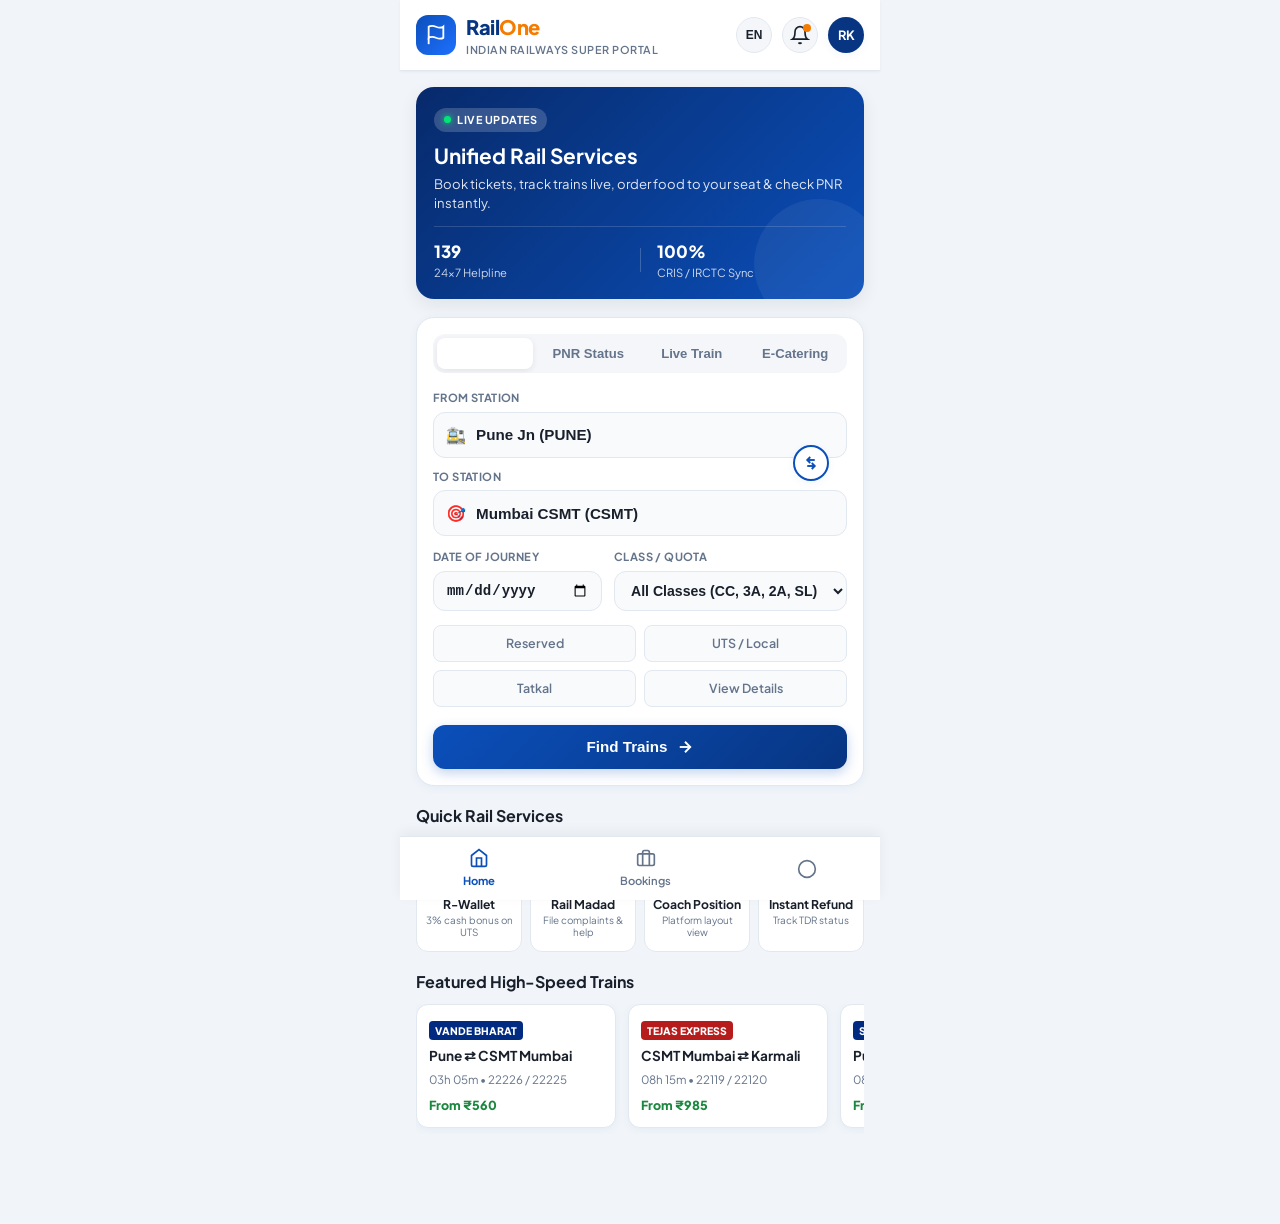
<file: index.html>
<!DOCTYPE html>
<html lang="en">
<head>
  <meta charset="UTF-8">
  <meta name="viewport" content="width=device-width, initial-scale=1.0">
  <title>RailOne - Indian Railways Super Portal</title>
  <link rel="icon" type="image/png" href="imgs/logo.png">

  <link rel="stylesheet" href="style.css">
  <link rel="preconnect" href="https://fonts.googleapis.com">
  <link rel="preconnect" href="https://fonts.gstatic.com" crossorigin>
  <link href="https://fonts.googleapis.com/css2?family=Plus+Jakarta+Sans:wght@400;500;600;700;800&display=swap" rel="stylesheet">
</head>
<body>


  <style>/* 1. Global Box Sizing */
*, *::before, *::after {
  box-sizing: border-box;
}

body {
  margin: 0;
  padding: 0;
  font-family: 'Plus Jakarta Sans', sans-serif;
  background-color: #f1f5f9;
  display: flex;
  flex-direction: column;
  align-items: center;
}

/* 2. Constrain page width so it stays clean like a native mobile app */
.top-nav,
.app-container,
.bottom-tab-bar {
  width: 100%;
  max-width: 480px; /* Standard phone width */
}

/* 3. Header */
.top-nav {
  position: sticky;
  top: 0;
  background: #ffffff;
  z-index: 100;
  display: flex;
  justify-content: space-between;
  align-items: center;
  padding: 12px 16px;
  box-shadow: 0 1px 3px rgba(0, 0, 0, 0.05);
}

/* 4. App Container: Extra bottom padding so bottom-tab-bar doesn't cover content */
.app-container {
  padding: 16px 16px 90px 16px;
}

/* 5. Service Tabs: Scroll horizontally if screen is small */
.service-tabs {
  display: flex;
  gap: 8px;
  overflow-x: auto;
  white-space: nowrap;
  scrollbar-width: none; /* Hide scrollbar for clean UI */
}
.service-tabs::-webkit-scrollbar {
  display: none;
}

/* 6. Form Row Responsiveness */
.form-row-2 {
  display: grid;
  grid-template-columns: 1fr 1fr;
  gap: 12px;
}

@media (max-width: 380px) {
  .form-row-2 {
    grid-template-columns: 1fr; /* Stacks Date and Class on small phones */
  }
}

/* 7. Radio Pill Options (Reserved, UTS, Tatkal, etc.) */
.booking-types {
  display: grid;
  grid-template-columns: repeat(2, 1fr);
  gap: 8px;
  margin: 14px 0;
}

/* 8. Fixed Bottom Navigation */
.bottom-tab-bar {
  position: fixed;
  bottom: 0;
  left: 50%;
  transform: translateX(-50%);
  background: #ffffff;
  display: flex;
  justify-content: space-around;
  align-items: center;
  padding: 10px 0;
  border-top: 1px solid #e2e8f0;
  z-index: 1000;
}
</style>
  <!-- Top App Bar / Header -->
  <header class="top-nav">
    
    <div class="nav-brand">
      <div class="logo-badge">
        <svg viewBox="0 0 24 24" fill="none" stroke="currentColor" stroke-width="2"><path d="M4 15s1-1 4-1 5 2 8 2 4-1 4-1V3s-1 1-4 1-5-2-8-2-4 1-4 1z"></path><line x1="4" y1="22" x2="4" y2="15"></line></svg>
      </div>


      <div>
        <h1 class="logo-text">Rail<span>One</span></h1>
        <p class="tagline">Indian Railways Super Portal</p>
      </div>
    </div>
    <div class="nav-actions">
      <button class="icon-btn" id="lang-btn" title="Language">EN</button>
      <button class="icon-btn notification-btn" title="Alerts">
        <svg viewBox="0 0 24 24" width="20" height="20" fill="none" stroke="currentColor" stroke-width="2"><path d="M18 8A6 6 0 0 0 6 8c0 7-3 9-3 9h18s-3-2-3-9"></path><path d="M13.73 21a2 2 0 0 1-3.46 0"></path></svg>
        <span class="badge-dot"></span>
      </button>
      <div class="user-avatar" title="Account">RK</div>
    </div>
  </header>

  <main class="app-container">
    
    <!-- Hero / Quick Status Banner -->
    <section class="quick-status-card">
      <div class="status-content">
        <span class="pill-live"><span class="pulse"></span> LIVE UPDATES</span>
        <h2>Unified Rail Services</h2>
        <p>Book tickets, track trains live, order food to your seat & check PNR instantly.</p>
      </div>
      <div class="quick-stats">
        <div class="stat-item">
          <strong>139</strong>
          <span>24x7 Helpline</span>
        </div>
        <div class="stat-divider"></div>
        <div class="stat-item">
          <strong>100%</strong>
          <span>CRIS / IRCTC Sync</span>
        </div>
      </div>
    </section>

    <!-- Main Service Booking Hub -->
    <section class="service-hub">
      <div class="service-tabs">
        <button class="tab-btn active" data-tab="book"><a href="RailOne.html" Ticket></button></a>
        <button class="tab-btn" data-tab="pnr">PNR Status</button>
        <button class="tab-btn" data-tab="live">Live Train</button>
        <button class="tab-btn" data-tab="food">E-Catering</button>
      </div>

      <!-- Tab Content: Book Tickets -->
      <div class="tab-panel active" id="tab-book">
        <form id="train-search-form" onsubmit="event.preventDefault(); handleTrainSearch();">
          <div class="route-box">
            <div class="input-group">
              <label>FROM STATION</label>
              <div class="input-with-icon">
                <span class="field-icon">🚉</span>
                <input type="text" id="from-station" placeholder="e.g. Pune Jn (PUNE)" value="Pune Jn (PUNE)" required>
              </div>
            </div>

            <button type="button" class="swap-btn" id="swap-stations" title="Swap Stations">
              <svg viewBox="0 0 24 24" width="18" height="18" fill="none" stroke="currentColor" stroke-width="2.5"><line x1="7" y1="16" x2="17" y2="16"></line><polyline points="13 20 17 16 13 12"></polyline><line x1="17" y1="8" x2="7" y2="8"></line><polyline points="11 4 7 8 11 12"></polyline></svg>
            </button>

            <div class="input-group">
              <label>TO STATION</label>
              <div class="input-with-icon">
                <span class="field-icon">🎯</span>
                <input type="text" id="to-station" placeholder="e.g. Mumbai CSMT (CSMT)" value="Mumbai CSMT (CSMT)" required>
              </div>
            </div>
          </div>

          <div class="form-row-2">
            <div class="input-group">
              <label>DATE OF JOURNEY</label>
              <input type="date" id="journey-date" required>
            </div>
            <div class="input-group">
              <label>CLASS / QUOTA</label>
              <select id="travel-class">
                <option value="ALL">All Classes (CC, 3A, 2A, SL)</option>
                <option value="EC">Exec. Chair Car (EC)</option>
                <option value="CC">AC Chair Car (CC)</option>
                <option value="3A">AC 3 Tier (3A)</option>
                <option value="2A">AC 2 Tier (2A)</option>
                <option value="SL">Sleeper (SL)</option>
              </select>
            </div>
          </div>

          <div class="booking-types">
           <label class="radio-pill">
  <input type="radio" name="b-type" value="reserved" checked>
  <a href="RailOne.html" style="text-decoration: none; color: inherit; display: inline-block; width: 100%;">
    <span>Reserved</span>
  </a>
</label>

            </label>
            <label class="radio-pill">
              <input type="radio" name="b-type" value="uts">
              <span>UTS / Local</span>
            </label>
            <label class="radio-pill">
              <input type="radio" name="b-type" value="tatkal">
              <span>Tatkal</span>
            </label>
            <label class="radio-pill" onclick="window.location.href='Railone.html'">
              <input type="radio" name="b-type" value="platform">

              <a href="RailOne.html" style="text-decoration: none; color: inherit; display: inline-block; width: 100%;">
    <span>View Details</span>
  </a>
            
            </label>
          </div>

          <button type="submit" class="cta-primary-btn">
            <span>Find Trains</span>
            <svg viewBox="0 0 24 24" width="18" height="18" fill="none" stroke="currentColor" stroke-width="2.5"><line x1="5" y1="12" x2="19" y2="12"></line><polyline points="12 5 19 12 12 19"></polyline></svg>
          </button>
        </form>
      </div>

      <!-- Tab Content: PNR Status -->
      <div class="tab-panel" id="tab-pnr">
        <form onsubmit="event.preventDefault(); handlePNRSearch();">
          <div class="input-group">
            <label>ENTER 10-DIGIT PNR NUMBER</label>
            <div class="input-with-icon">
              <span class="field-icon">🎫</span>
              <input type="tel" id="pnr-number" maxlength="10" placeholder="e.g. 4521890312" required>
            </div>
          </div>
          <p class="field-hint">Passenger Name Record status with coach & berth allocation.</p>
          <button type="submit" class="cta-primary-btn">Check PNR Status</button>
        </form>
      </div>

      <!-- Tab Content: Live Train -->
      <div class="tab-panel" id="tab-live">
        <form onsubmit="event.preventDefault(); handleLiveTrain();">
          <div class="input-group">
            <label>TRAIN NUMBER OR NAME</label>
            <div class="input-with-icon">
              <span class="field-icon">🚆</span>
              <input type="text" id="train-query" placeholder="e.g. 12128 or Intercity Express" required>
            </div>
          </div>
          <p class="field-hint">Real-time GPS running location, platform numbers & delay updates.</p>
          <button type="submit" class="cta-primary-btn">Spot Train</button>
        </form>
      </div>

      <!-- Tab Content: E-Catering -->
      <div class="tab-panel" id="tab-food">
        <form onsubmit="event.preventDefault(); handleFoodOrder();">
          <div class="input-group">
            <label>DELIVER MEAL TO BERTH (PNR / TRAIN)</label>
            <div class="input-with-icon">
              <span class="field-icon">🍱</span>
              <input type="text" id="food-pnr" placeholder="Enter PNR to see approved vendors" required>
            </div>
          </div>
          <p class="field-hint">IRCTC approved hygienic meals delivered directly to your train seat.</p>
          <button type="submit" class="cta-primary-btn">Browse Menus</button>
        </form>
      </div>
    </section>

    <!-- Quick Utilities Grid -->
    <section class="utilities-section">
      <h3 class="section-title">Quick Rail Services</h3>
      <div class="utilities-grid">
        <div class="util-card" onclick="openModal('rwallet')">
          <div class="util-icon green">💳</div>
          <div class="util-title">R-Wallet</div>
          <div class="util-sub">3% cash bonus on UTS</div>
        </div>
        <div class="util-card" onclick="openModal('madad')">
          <div class="util-icon red">🛡️</div>
          <div class="util-title">Rail Madad</div>
          <div class="util-sub">File complaints & help</div>
        </div>
        <div class="util-card" onclick="openModal('coach')">
          <div class="util-icon blue">📍</div>
          <div class="util-title">Coach Position</div>
          <div class="util-sub">Platform layout view</div>
        </div>
        <div class="util-card" onclick="openModal('refund')">
          <div class="util-icon orange">⚡</div>
          <div class="util-title">Instant Refund</div>
          <div class="util-sub">Track TDR status</div>
        </div>
      </div>
    </section>

    <!-- Featured Routes Carousel -->
    <section class="popular-routes">
      <h3 class="section-title">Featured High-Speed Trains</h3>
      <div class="cards-carousel">
        <div class="train-card-mini">
          <div class="train-badge vande">Vande Bharat</div>
          <h4>Pune ⇄ CSMT Mumbai</h4>
          <p class="train-time">03h 05m • 22226 / 22225</p>
          <div class="fare-tag">From ₹560</div>
        </div>
        <div class="train-card-mini">
          <div class="train-badge rajdhani">Tejas Express</div>
          <h4>CSMT Mumbai ⇄ Karmali</h4>
          <p class="train-time">08h 15m • 22119 / 22120</p>
          <div class="fare-tag">From ₹985</div>
        </div>
        <div class="train-card-mini">
          <div class="train-badge vande">Shatabdi Exp</div>
          <h4>Pune ⇄ Secunderabad</h4>
          <p class="train-time">08h 30m • 12025 / 12026</p>
          <div class="fare-tag">From ₹1,120</div>
        </div>
      </div>
    </section>

  </main>

  <!-- Bottom Navigation Bar -->
  <nav class="bottom-tab-bar">
    <a href="#" class="nav-item active" onclick="setActiveNav(this)">
      <svg viewBox="0 0 24 24" fill="none" stroke="currentColor" stroke-width="2"><path d="M3 9l9-7 9 7v11a2 2 0 0 1-2 2H5a2 2 0 0 1-2-2z"></path><polyline points="9 22 9 12 15 12 15 22"></polyline></svg>
      <span>Home</span>
    </a>
    <a href="#" class="nav-item" onclick="setActiveNav(this); switchServiceTab('book')">
      <svg viewBox="0 0 24 24" fill="none" stroke="currentColor" stroke-width="2"><rect x="2" y="7" width="20" height="14" rx="2" ry="2"></rect><path d="M16 21V5a2 2 0 0 0-2-2h-4a2 2 0 0 0-2 2v16"></path></svg>
      <span>Bookings</span>
    </a>
    <a href="#" class="nav-item" onclick="setActiveNav(this); switchServiceTab('live')">
      <svg viewBox="0 0 24 24" fill="none" stroke="currentColor" stroke-width="2"><circle cx="12" cy="12" r="10"></circle><polygon points="16.24
</file>
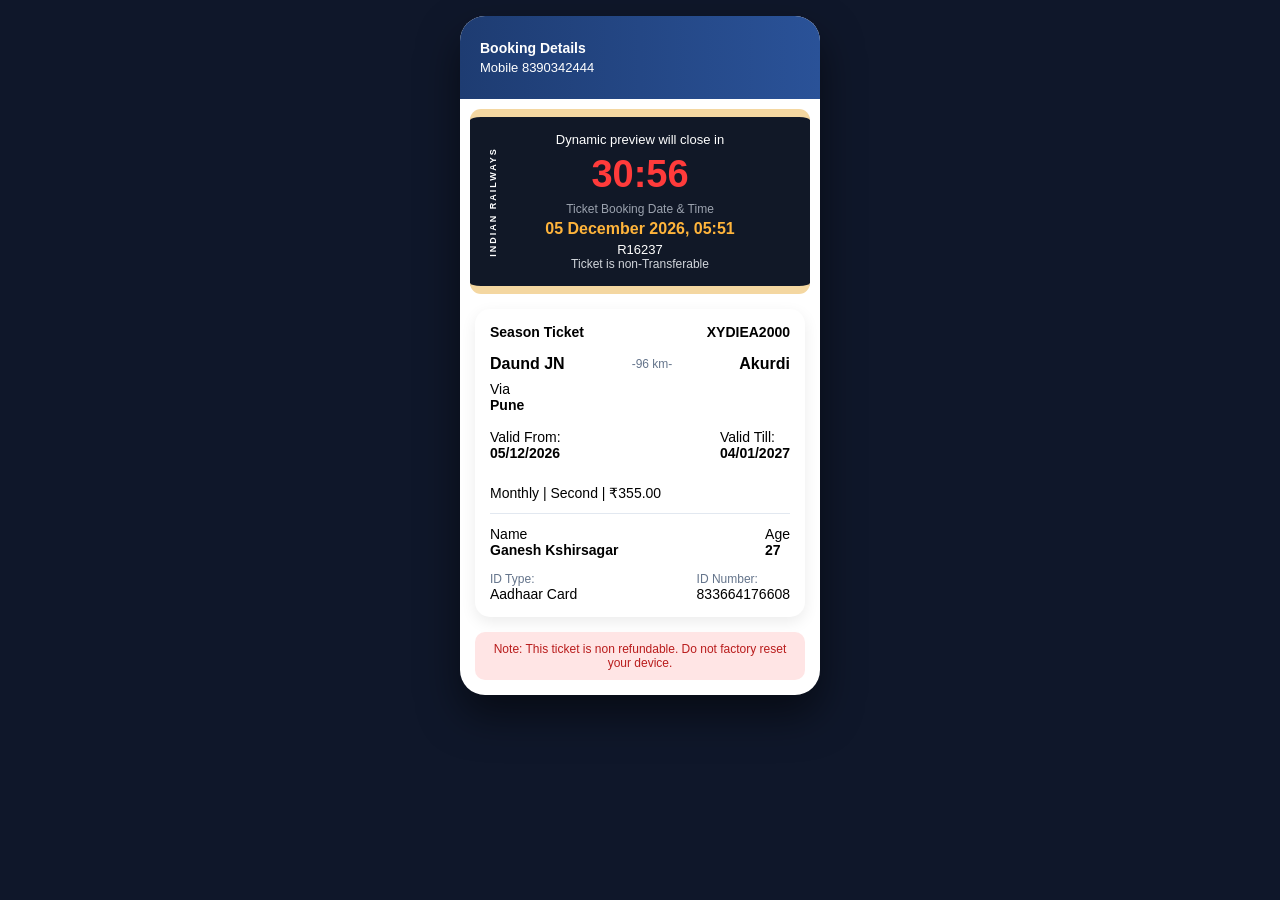
<file: RailOne.html>
<!DOCTYPE html>
<html lang="en">

<head>
    <meta charset="UTF-8">
    <meta name="viewport" content="width=device-width, initial-scale=1.0">
    <title>Ticket Template</title>

    <style>
        * {
            box-sizing: border-box;
        }

        body {
            margin: 0;
            padding: 16px 0;
            font-family: Arial, sans-serif;
            background: #0f172a;
            display: flex;
            justify-content: center;
            align-items: flex-start;
            min-height: 100vh;
        }

        .mobile-screen {
            width: 100%;
            max-width: 360px;
            background: #ffffff;
            border-radius: 25px;
            overflow: hidden;
            box-shadow: 0 20px 40px rgba(0, 0, 0, 0.5);
            position: relative;
        }

        .top-bar {
            background: linear-gradient(to right, #1e3c72, #2a5298);
            color: white;
            padding: 24px 20px;
            text-align: left;
            font-size: 14px;
            font-weight: bold;
        }

        .top-bar span {
            font-weight: normal;
            font-size: 13px;
            display: block;
            margin-top: 4px;
        }

        .countdown-box {
            position: relative;
            background: #111827;
            color: white;
            margin: 10px;
            padding: 15px 25px;
            border-radius: 11px;
            text-align: center;
            border-top: 8px solid #f4d7a1;
            border-bottom: 8px solid #f4d7a1;
        }

        /* Vertical text */
        .railway {
            position: absolute;
            top: 50%;
            font-size: 9px;
            letter-spacing: 2px;
            color: white;
            font-weight: bold;
            white-space: nowrap;
        }

        .railway.left {
            left: -32px;
            transform: translateY(-50%) rotate(-90deg);
        }

        .railway.right {
            right: -32px;
            transform: translateY(-50%) rotate(90deg);
        }

        .countdown-box h1 {
            font-size: 38px;
            color: #ff3b3b;
            margin: 6px 0;
        }

        .booking-time-display {
            font-size: 16px;
            color: #ffb43b;
            margin: 4px 0;
            font-weight: bold;
        }

        .ticket-info-sub {
            font-size: 12px;
            color: #d1d5db;
        }

        .ticket-card {
            background: #ffffff;
            margin: 15px;
            padding: 15px;
            border-radius: 15px;
            box-shadow: 0 5px 15px rgba(0, 0, 0, 0.08);
            font-size: 14px;
        }

        .ticket-card p {
            margin: 4px 0;
        }

        .row {
            display: flex;
            justify-content: space-between;
            align-items: center;
            margin-bottom: 24px;
        }

        .route-row {
            display: flex;
            justify-content: space-between;
            align-items: center;
            font-weight: bold;
            font-size: 16px;
            margin: 15px 0 8px 0;
        }

        .route-distance {
            font-size: 12px;
            color: #64748b;
            font-weight: normal;
        }

        .id-details {
            display: flex;
            justify-content: space-between;
            margin-top: 8px;
        }

        .note {
            background: #ffe5e5;
            color: #b91c1c;
            padding: 10px;
            margin: 15px;
            border-radius: 10px;
            font-size: 12px;
            text-align: center;
        }
    </style>
</head>

<body>

    <div class="mobile-screen">

        <div class="top-bar">
            Booking Details
            <span>Mobile 8390342444</span>
        </div>

        <div class="countdown-box">
            <div class="railway left">INDIAN RAILWAYS</div>
            <div class="railway right">भारतीय रेल्वे</div>

            <div style="font-size: 13px;">Dynamic preview will close in</div>
            <h1 id="timer">30:57</h1>
            <div style="font-size: 12px; color: #9ca3af;">Ticket Booking Date & Time</div>
            <div class="booking-time-display" id="booking-timestamp">--</div>
            <div style="font-size: 13px; margin-top: 4px;">R16237</div>
            <div class="ticket-info-sub">Ticket is non-Transferable</div>
        </div>

        <div class="ticket-card">
            <div class="row" style="margin-bottom: 12px;">
                <strong>Season Ticket</strong>
                <strong>XYDIEA2000</strong>
            </div>

            <div class="route-row">
                <span>Daund JN</span>
                <span class="route-distance">-96 km-</span>
                <span>Akurdi</span>
            </div>

            <p style="margin: 8px 0 16px 0;">Via<br><b>Pune</b></p>

            <div class="row">
                <span>Valid From:<br><b id="valid-from">--</b></span>
                <span>Valid Till:<br><b id="valid-till">--</b></span>
            </div>

            <p>Monthly | Second | ₹355.00</p>

            <hr style="border: none; border-top: 1px solid #e2e8f0; margin: 12px 0;">

            <div class="row" style="margin-bottom: 12px;">
                <span>Name<br><b>Ganesh Kshirsagar</b></span>
                <span>Age<br><b>27</b></span>
            </div>

            <div class="id-details">
                <div>
                    <span style="color: #64748b; font-size: 12px;">ID Type:</span><br>
                    <span>Aadhaar Card</span>
                </div>
                <div>
                    <span style="color: #64748b; font-size: 12px;">ID Number:</span><br>
                    <span>833664176608</span>
                </div>
            </div>
        </div>

        <div class="note">
            Note: This ticket is non refundable. Do not factory reset your device.
        </div>

    </div>

    <script>
        // 1. Automatic Pass Dates (Current date to next month - 1 day)
        function formatPassDate(date) {
            const day = String(date.getDate()).padStart(2, '0');
            const month = String(date.getMonth() + 1).padStart(2, '0');
            const year = date.getFullYear();
            return `${day}/${month}/${year}`;
        }

        function updatePassValidity() {
            const now = new Date();

            // Valid From: Today's date
            const startDate = new Date();

            // Valid Till: Exactly one month later minus one day
            const endDate = new Date(now.getFullYear(), now.getMonth() + 1, now.getDate() - 1);

            document.getElementById('valid-from').textContent = formatPassDate(startDate);
            document.getElementById('valid-till').textContent = formatPassDate(endDate);

            // Dynamic Booking Date & Time formatted: 09 October 2026, 00:04
            const months = [
                'January', 'February', 'March', 'April', 'May', 'June',
                'July', 'August', 'September', 'October', 'November', 'December'
            ];
            const bDay = String(now.getDate()).padStart(2, '0');
            const bMonth = months[now.getMonth()];
            const bYear = now.getFullYear();
            const bHours = String(now.getHours()).padStart(2, '0');
            const bMins = String(now.getMinutes()).padStart(2, '0');

            document.getElementById('booking-timestamp').textContent = 
                `${bDay} ${bMonth} ${bYear}, ${bHours}:${bMins}`;
        }

        updatePassValidity();

        // 2. Countdown Timer
        let minutes = 30;
        let seconds = 57;
        const timer = document.getElementById("timer");

        setInterval(function () {
            if (seconds === 0) {
                if (minutes === 0) return;
                minutes--;
                seconds = 59;
            } else {
                seconds--;
            }

            timer.textContent =
                String(minutes).padStart(2, '0') + ":" +
                String(seconds).padStart(2, '0');
        }, 1000);
    </script>
</body>

</html>
</file>
<file: style.css>
:root {
  --primary: #0b4fba;
  --primary-dark: #073582;
  --primary-light: #e8f1ff;
  --accent: #f57c00;
  --accent-light: #fff3e0;
  --success: #1b873f;
  --danger: #d32f2f;
  --bg-main: #f4f6fa;
  --card-bg: #ffffff;
  --text-main: #19202c;
  --text-muted: #64748b;
  --border-color: #e2e8f0;
  --radius-lg: 18px;
  --radius-md: 12px;
  --radius-sm: 8px;
  --shadow-sm: 0 2px 8px rgba(11, 79, 186, 0.06);
  --shadow-md: 0 6px 18px rgba(15, 23, 42, 0.08);
  --shadow-lg: 0 12px 28px rgba(15, 23, 42, 0.12);
  --bottom-bar-height: 64px;
}

* {
  box-sizing: border-box;
  margin: 0;
  padding: 0;
  -webkit-tap-highlight-color: transparent;
}

body {
  font-family: 'Plus Jakarta Sans', -apple-system, BlinkMacSystemFont, "Segoe UI", Roboto, sans-serif;
  background-color: var(--bg-main);
  color: var(--text-main);
  line-height: 1.5;
  padding-bottom: calc(var(--bottom-bar-height) + 20px);
}

/* Header & Navigation */
.top-nav {
  position: sticky;
  top: 0;
  z-index: 100;
  background: #ffffff;
  display: flex;
  align-items: center;
  justify-content: space-between;
  padding: 12px 18px;
  border-bottom: 1px solid var(--border-color);
  box-shadow: var(--shadow-sm);
}

.nav-brand {
  display: flex;
  align-items: center;
  gap: 10px;
}

.logo-badge {
  width: 40px;
  height: 40px;
  background: linear-gradient(135deg, var(--primary), #1e70ff);
  color: #fff;
  border-radius: var(--radius-md);
  display: flex;
  align-items: center;
  justify-content: center;
}

.logo-badge svg {
  width: 22px;
  height: 22px;
}

.logo-text {
  font-size: 1.25rem;
  font-weight: 800;
  letter-spacing: -0.5px;
  color: var(--primary-dark);
}

.logo-text span {
  color: var(--accent);
}

.tagline {
  font-size: 0.68rem;
  color: var(--text-muted);
  font-weight: 600;
  text-transform: uppercase;
  letter-spacing: 0.5px;
}

.nav-actions {
  display: flex;
  align-items: center;
  gap: 10px;
}

.icon-btn {
  background: var(--bg-main);
  border: 1px solid var(--border-color);
  width: 36px;
  height: 36px;
  border-radius: 50%;
  display: inline-flex;
  align-items: center;
  justify-content: center;
  color: var(--text-main);
  font-weight: 700;
  font-size: 0.75rem;
  cursor: pointer;
  position: relative;
  transition: all 0.2s ease;
}

.icon-btn:hover {
  background: var(--primary-light);
  color: var(--primary);
}

.badge-dot {
  position: absolute;
  top: 6px;
  right: 6px;
  width: 8px;
  height: 8px;
  background: var(--accent);
  border-radius: 50%;
}

.user-avatar {
  width: 36px;
  height: 36px;
  border-radius: 50%;
  background: var(--primary-dark);
  color: white;
  display: flex;
  align-items: center;
  justify-content: center;
  font-size: 0.8rem;
  font-weight: 700;
  box-shadow: var(--shadow-sm);
  cursor: pointer;
}

/* App Container */
.app-container {
  max-width: 600px;
  margin: 0 auto;
  padding: 16px;
  display: flex;
  flex-direction: column;
  gap: 18px;
}

/* Quick Status Card */
.quick-status-card {
  background: linear-gradient(135deg, #072a6b, var(--primary));
  color: #ffffff;
  padding: 18px;
  border-radius: var(--radius-lg);
  box-shadow: var(--shadow-md);
  position: relative;
  overflow: hidden;
}

.quick-status-card::after {
  content: '';
  position: absolute;
  right: -20px;
  bottom: -30px;
  width: 130px;
  height: 130px;
  background: rgba(255, 255, 255, 0.06);
  border-radius: 50%;
  pointer-events: none;
}

.pill-live {
  display: inline-flex;
  align-items: center;
  gap: 6px;
  background: rgba(255, 255, 255, 0.18);
  font-size: 0.68rem;
  font-weight: 700;
  letter-spacing: 0.5px;
  padding: 4px 10px;
  border-radius: 30px;
  margin-bottom: 8px;
}

.pulse {
  width: 7px;
  height: 7px;
  background: #00e676;
  border-radius: 50%;
  box-shadow: 0 0 6px #00e676;
}

.quick-status-card h2 {
  font-size: 1.3rem;
  font-weight: 700;
  margin-bottom: 4px;
}

.quick-status-card p {
  font-size: 0.82rem;
  color: rgba(255, 255, 255, 0.88);
  line-height: 1.4;
}

.quick-stats {
  display: flex;
  align-items: center;
  margin-top: 14px;
  padding-top: 12px;
  border-top: 1px solid rgba(255, 255, 255, 0.15);
}

.stat-item {
  flex: 1;
  display: flex;
  flex-direction: column;
}

.stat-item strong {
  font-size: 1.05rem;
  font-weight: 800;
}

.stat-item span {
  font-size: 0.7rem;
  opacity: 0.8;
}

.stat-divider {
  width: 1px;
  height: 24px;
  background: rgba(255, 255, 255, 0.2);
  margin: 0 16px;
}

/* Service Booking Hub */
.service-hub {
  background: var(--card-bg);
  border-radius: var(--radius-lg);
  padding: 16px;
  box-shadow: var(--shadow-sm);
  border: 1px solid var(--border-color);
}

.service-tabs {
  display: flex;
  background: var(--bg-main);
  padding: 4px;
  border-radius: var(--radius-md);
  gap: 4px;
  margin-bottom: 16px;
  overflow-x: auto;
}

.tab-btn {
  flex: 1;
  min-width: 80px;
  border: none;
  background: transparent;
  padding: 8px 10px;
  border-radius: 8px;
  font-size: 0.82rem;
  font-weight: 600;
  color: var(--text-muted);
  cursor: pointer;
  transition: all 0.2s ease;
  white-space: nowrap;
}

.tab-btn.active {
  background: #ffffff;
  color: var(--primary);
  font-weight: 700;
  box-shadow: 0 2px 6px rgba(0, 0, 0, 0.08);
}

.tab-panel {
  display: none;
}

.tab-panel.active {
  display: block;
}

/* Route Box */
.route-box {
  position: relative;
  display: flex;
  flex-direction: column;
  gap: 10px;
  margin-bottom: 12px;
}

.swap-btn {
  position: absolute;
  right: 18px;
  top: 50%;
  transform: translateY(-50%);
  width: 36px;
  height: 36px;
  border-radius: 50%;
  background: #ffffff;
  border: 2px solid var(--primary);
  color: var(--primary);
  display: flex;
  align-items: center;
  justify-content: center;
  cursor: pointer;
  box-shadow: var(--shadow-sm);
  z-index: 2;
  transition: transform 0.3s ease;
}

.swap-btn:active {
  transform: translateY(-50%) rotate(180deg);
}

.input-group {
  display: flex;
  flex-direction: column;
  gap: 6px;
}

.input-group label {
  font-size: 0.7rem;
  font-weight: 700;
  color: var(--text-muted);
  letter-spacing: 0.4px;
}

.input-with-icon {
  display: flex;
  align-items: center;
  background: #f8fafc;
  border: 1.5px solid var(--border-color);
  border-radius: var(--radius-md);
  padding: 10px 12px;
  transition: border-color 0.2s ease;
}

.input-with-icon:focus-within {
  border-color: var(--primary);
  background: #ffffff;
}

.field-icon {
  margin-right: 10px;
  font-size: 1rem;
}

.input-with-icon input {
  border: none;
  background: transparent;
  outline: none;
  font-size: 0.95rem;
  font-weight: 600;
  color: var(--text-main);
  width: 100%;
}

.form-row-2 {
  display: grid;
  grid-template-columns: 1fr 1fr;
  gap: 10px;
  margin-bottom: 14px;
}

.input-group input[type="date"],
.input-group select {
  background: #f8fafc;
  border: 1.5px solid var(--border-color);
  border-radius: var(--radius-md);
  padding: 10px 12px;
  font-size: 0.88rem;
  font-weight: 600;
  color: var(--text-main);
  outline: none;
}

.input-group input[type="date"]:focus,
.input-group select:focus {
  border-color: var(--primary);
}

.booking-types {
  display: flex;
  gap: 8px;
  margin-bottom: 16px;
  overflow-x: auto;
  padding-bottom: 4px;
}

.radio-pill {
  flex: 1;
  text-align: center;
  cursor: pointer;
}

.radio-pill input {
  display: none;
}

.radio-pill span {
  display: block;
  padding: 8px 10px;
  font-size: 0.78rem;
  font-weight: 600;
  background: #f8fafc;
  border: 1.5px solid var(--border-color);
  border-radius: var(--radius-sm);
  color: var(--text-muted);
  transition: all 0.2s ease;
}

.radio-pill input:checked + span {
  background: var(--primary-light);
  border-color: var(--primary);
  color: var(--primary-dark);
  font-weight: 700;
}

.field-hint {
  font-size: 0.75rem;
  color: var(--text-muted);
  margin-top: 6px;
  margin-bottom: 14px;
}

.cta-primary-btn {
  width: 100%;
  background: linear-gradient(135deg, var(--primary), var(--primary-dark));
  color: #ffffff;
  border: none;
  padding: 13px;
  border-radius: var(--radius-md);
  font-size: 0.95rem;
  font-weight: 700;
  display: flex;
  align-items: center;
  justify-content: center;
  gap: 8px;
  cursor: pointer;
  box-shadow: 0 4px 12px rgba(11, 79, 186, 0.25);
  transition: transform 0.15s ease, opacity 0.2s ease;
}

.cta-primary-btn:active {
  transform: scale(0.98);
}

/* Utilities Section */
.section-title {
  font-size: 1rem;
  font-weight: 700;
  margin-bottom: 10px;
  color: var(--text-main);
}

.utilities-grid {
  display: grid;
  grid-template-columns: repeat(4, 1fr);
  gap: 8px;
}

.util-card {
  background: var(--card-bg);
  border: 1px solid var(--border-color);
  border-radius: var(--radius-md);
  padding: 12px 8px;
  text-align: center;
  cursor: pointer;
  transition: transform 0.2s ease, box-shadow 0.2s ease;
}

.util-card:hover {
  transform: translateY(-2px);
  box-shadow: var(--shadow-sm);
}

.util-icon {
  width: 38px;
  height: 38px;
  margin: 0 auto 6px;
  border-radius: 50%;
  display: flex;
  align-items: center;
  justify-content: center;
  font-size: 1.1rem;
}

.util-icon.green { background: #e8f5e9; }
.util-icon.red { background: #ffebee; }
.util-icon.blue { background: #e3f2fd; }
.util-icon.orange { background: #fff3e0; }

.util-title {
  font-size: 0.76rem;
  font-weight: 700;
  color: var(--text-main);
  white-space: nowrap;
  overflow: hidden;
  text-overflow: ellipsis;
}

.util-sub {
  font-size: 0.62rem;
  color: var(--text-muted);
  line-height: 1.2;
  margin-top: 2px;
  display: none;
}

@media (min-width: 480px) {
  .util-sub {
    display: block;
  }
}

/* Results Area */
.results-container {
  background: var(--card-bg);
  border: 1px solid var(--border-color);
  border-radius: var(--radius-lg);
  padding: 16px;
  animation: fadeIn 0.3s ease;
}

@keyframes fadeIn {
  from { opacity: 0; transform: translateY(6px); }
  to { opacity: 1; transform: translateY(0); }
}

.results-header {
  display: flex;
  justify-content: space-between;
  align-items: center;
  margin-bottom: 12px;
  padding-bottom: 8px;
  border-bottom: 1px solid var(--border-color);
}

.results-header h3 {
  font-size: 0.95rem;
  font-weight: 700;
}

.results-count {
  font-size: 0.72rem;
  background: var(--primary-light);
  color: var(--primary);
  font-weight: 700;
  padding: 3px 8px;
  border-radius: 20px;
}

.results-list {
  display: flex;
  flex-direction: column;
  gap: 12px;
}

.train-item-card {
  border: 1.5px solid var(--border-color);
  border-radius: var(--radius-md);
  padding: 12px;
  background: #ffffff;
  transition: border-color 0.2s ease;
}

.train-item-card:hover {
  border-color: var(--primary);
}

.train-main-info {
  display: flex;
  justify-content: space-between;
  align-items: flex-start;
  margin-bottom: 8px;
}

.train-name-block h4 {
  font-size: 0.95rem;
  font-weight: 700;
  color: var(--primary-dark);
}

.train-number {
  font-size: 0.72rem;
  color: var(--text-muted);
  font-weight: 600;
}

.train-timing-row {
  display: flex;
  align-items: center;
  justify-content: space-between;
  margin: 10px 0;
  background: #f8fafc;
  padding: 8px 12px;
  border-radius: var(--radius-sm);
}

.time-box strong {
  display: block;
  font-size: 1rem;
  font-weight: 800;
}

.time-box span {
  font-size: 0.7rem;
  color: var(--text-muted);
}

.duration-line {
  text-align: center;
  font-size: 0.7rem;
  color: var(--text-muted);
  position: relative;
  min-width: 80px;
}

.duration-line::after {
  content: '';
  display: block;
  height: 2px;
  background: #cbd5e1;
  margin-top: 4px;
}

.classes-row {
  display: flex;
  gap: 6px;
  overflow-x: auto;
  padding: 4px 0;
}

.class-chip {
  flex: 1;
  min-width: 70px;
  border: 1px solid var(--border-color);
  border-radius: var(--radius-sm);
  padding: 6px;
  text-align: center;
  background: #fafbfc;
  cursor: pointer;
}

.class-chip.available {
  border-color: #81c784;
  background: #f1f8e9;
}

.class-chip.waiting {
  border-color: #ffb74d;
  background: #fff8e1;
}

.class-chip strong {
  display: block;
  font-size: 0.75rem;
}

.class-chip span {
  font-size: 0.68rem;
  font-weight: 700;
  color: var(--success);
}

.class-chip.waiting span {
  color: var(--accent);
}

/* Popular Routes Carousel */
.cards-carousel {
  display: flex;
  gap: 12px;
  overflow-x: auto;
  padding-bottom: 6px;
  scroll-snap-type: x mandatory;
}

.train-card-mini {
  flex: 0 0 200px;
  scroll-snap-align: start;
  background: var(--card-bg);
  border: 1px solid var(--border-color);
  border-radius: var(--radius-md);
  padding: 12px;
  box-shadow: var(--shadow-sm);
}

.train-badge {
  display: inline-block;
  font-size: 0.65rem;
  font-weight: 800;
  text-transform: uppercase;
  padding: 2px 6px;
  border-radius: 4px;
  margin-bottom: 6px;
}

.train-badge.vande {
  background: #002b80;
  color: #ffffff;
}

.train-badge.rajdhani {
  background: #b71c1c;
  color: #ffffff;
}

.train-card-mini h4 {
  font-size: 0.85rem;
  font-weight: 700;
}

.train-time {
  font-size: 0.72rem;
  color: var(--text-muted);
  margin: 4px 0 8px;
}

.fare-tag {
  font-size: 0.78rem;
  font-weight: 800;
  color: var(--success);
}

/* Bottom Tab Bar */
.bottom-tab-bar {
  position: fixed;
  bottom: 0;
  left: 0;
  right: 0;
  height: var(--bottom-bar-height);
  background: #ffffff;
  border-top: 1px solid var(--border-color);
  display: flex;
  justify-content: space-around;
  align-items: center;
  z-index: 100;
  box-shadow: 0 -4px 12px rgba(0, 0, 0, 0.05);
}

.nav-item {
  display: flex;
  flex-direction: column;
  align-items: center;
  text-decoration: none;
  color: var(--text-muted);
  font-size: 0.7rem;
  font-weight: 600;
  gap: 4px;
  transition: color 0.2s ease;
}

.nav-item svg {
  width: 20px;
  height: 20px;
}

.nav-item.active {
  color: var(--primary);
  font-weight: 700;
}

/* Modal Popup */
.modal-backdrop {
  position: fixed;
  top: 0;
  left: 0;
  right: 0;
  bottom: 0;
  background: rgba(0, 0, 0, 0.45);
  display: none;
  align-items: center;
  justify-content: center;
  padding: 20px;
  z-index: 200;
  backdrop-filter: blur(3px);
}

.modal-backdrop.open {
  display: flex;
}

.modal-card {
  background: #ffffff;
  width: 100%;
  max-width: 420px;
  border-radius: var(--radius-lg);
  padding: 18px;
  box-shadow: var(--shadow-lg);
}

.modal-header {
  display: flex;
  justify-content: space-between;
  align-items: center;
  margin-bottom: 12px;
}

.modal-header h4 {
  font-size: 1.05rem;
  font-weight: 700;
  color: var(--primary-dark);
}

.modal-close {
  background: transparent;
  border: none;
  font-size: 1.5rem;
  line-height: 1;
  color: var(--text-muted);
  cursor: pointer;
}

.modal-body {
  font-size: 0.88rem;
  color: #334155;
  margin-bottom: 16px;
  line-height: 1.5;
}

.modal-footer {
  display: flex;
  justify-content: flex-end;
}
</file>
